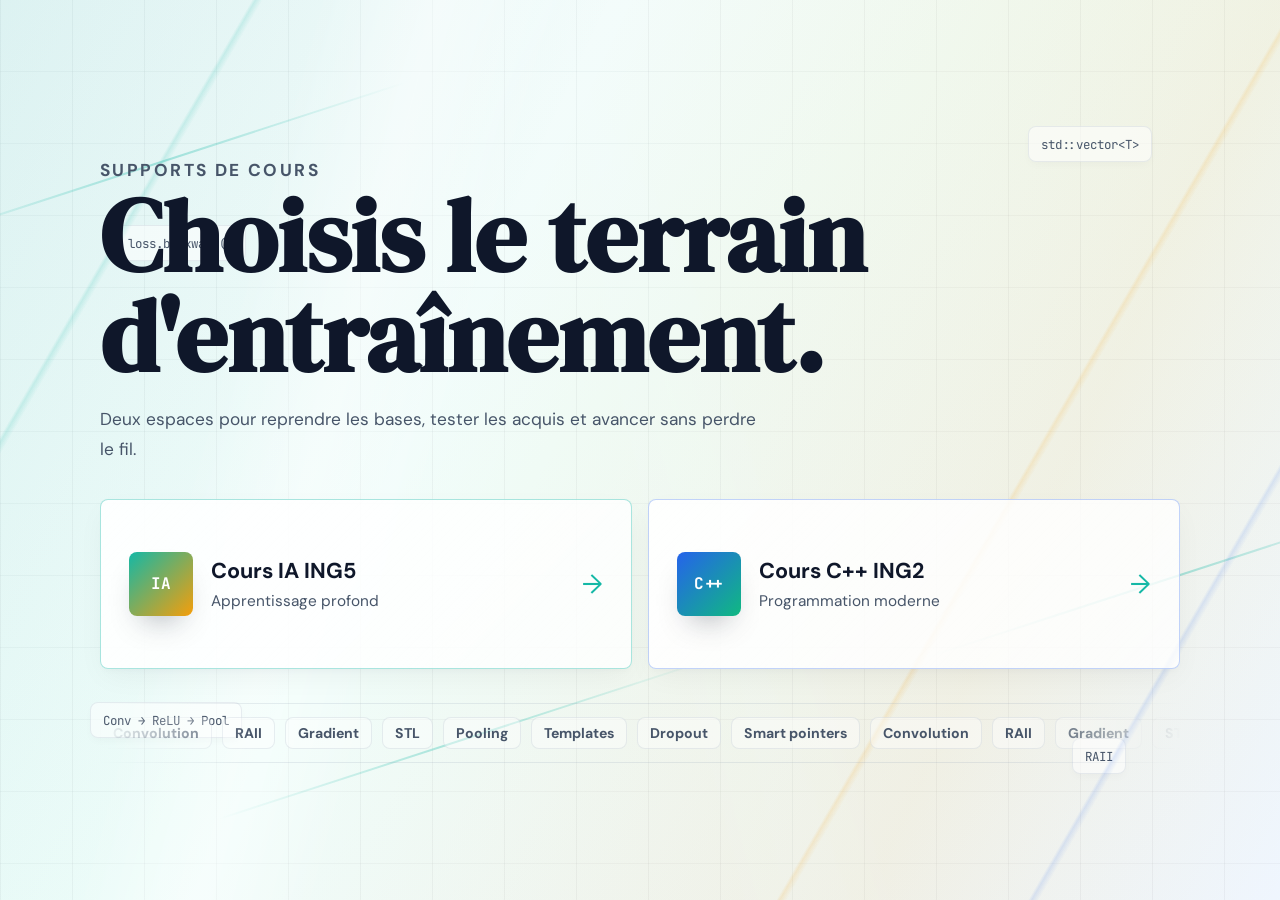
<file: index.html>
<!DOCTYPE html>
<html lang="fr">

<head>
  <meta charset="utf-8">
  <meta name="viewport" content="width=device-width, initial-scale=1">
  <title>Accueil — Supports de cours</title>
  <meta name="description"
    content="Accueil des supports de cours interactifs : C++ ING2 et IA ING5.">
  <link rel="preconnect" href="https://fonts.googleapis.com">
  <link rel="preconnect" href="https://fonts.gstatic.com" crossorigin>
  <link
    href="https://fonts.googleapis.com/css2?family=DM+Sans:ital,wght@0,400;0,500;0,700;1,400&family=DM+Serif+Display&family=JetBrains+Mono:wght@400;700&display=swap"
    rel="stylesheet">
  <link rel="stylesheet" href="styles/main.css">
</head>

<body data-page="home">
  <main class="home-stage" id="homeMain">
    <div class="home-scene" aria-hidden="true">
      <span class="home-scene__trace home-scene__trace--one"></span>
      <span class="home-scene__trace home-scene__trace--two"></span>
      <span class="home-scene__trace home-scene__trace--three"></span>
      <span class="home-scene__chip home-scene__chip--cpp">std::vector&lt;T&gt;</span>
      <span class="home-scene__chip home-scene__chip--ia">Conv → ReLU → Pool</span>
      <span class="home-scene__chip home-scene__chip--train">loss.backward()</span>
      <span class="home-scene__chip home-scene__chip--raii">RAII</span>
    </div>

    <section class="home-hero" aria-labelledby="homeTitle">
      <div class="home-hero__copy">
        <p class="eyebrow">Supports de cours</p>
        <h1 id="homeTitle">Choisis le terrain d'entraînement.</h1>
        <p>
          Deux espaces pour reprendre les bases, tester les acquis et avancer sans perdre le fil.
        </p>
      </div>

      <nav class="home-course-actions" aria-label="Choix du cours">
        <a class="home-course-button home-course-button--ia" href="ia.html">
          <span class="home-course-button__code" aria-hidden="true">IA</span>
          <span>
            <strong>Cours IA ING5</strong>
            <small>Apprentissage profond</small>
          </span>
          <span class="home-course-button__arrow" aria-hidden="true">→</span>
        </a>

        <a class="home-course-button home-course-button--cpp" href="cpp.html">
          <span class="home-course-button__code" aria-hidden="true">C++</span>
          <span>
            <strong>Cours C++ ING2</strong>
            <small>Programmation moderne</small>
          </span>
          <span class="home-course-button__arrow" aria-hidden="true">→</span>
        </a>
      </nav>

      <div class="home-syllabus-rail" aria-hidden="true">
        <div class="home-syllabus-rail__track">
          <span>Convolution</span>
          <span>RAII</span>
          <span>Gradient</span>
          <span>STL</span>
          <span>Pooling</span>
          <span>Templates</span>
          <span>Dropout</span>
          <span>Smart pointers</span>
          <span>Convolution</span>
          <span>RAII</span>
          <span>Gradient</span>
          <span>STL</span>
          <span>Pooling</span>
          <span>Templates</span>
          <span>Dropout</span>
          <span>Smart pointers</span>
        </div>
      </div>
    </section>
  </main>
</body>

</html>
</file>
<file: styles/main.css>
/* ===== VARIABLES ===== */
:root {
  /* LIGHT THEME VARIABLES */
  --bg: #f8fafc;
  --bg-soft: #e2e8f0;
  --panel: rgba(255, 255, 255, 0.65);
  --panel-solid: #ffffff;
  --panel-strong: rgba(255, 255, 255, 0.85);
  --panel-muted: rgba(241, 245, 249, 0.55);
  --ink: #0f172a;
  --ink-soft: #475569;
  --ink-muted: #94a3b8;
  --accent: #3b82f6;
  --accent-dark: #2563eb;
  --accent-light: rgba(59, 130, 246, 0.1);
  --teal: #0ea5e9;
  --teal-soft: rgba(14, 165, 233, 0.1);
  --gold: #f59e0b;
  --gold-soft: rgba(245, 158, 11, 0.1);
  --danger: #ef4444;
  --danger-soft: rgba(239, 68, 68, 0.1);
  --success: #10b981;
  --success-soft: rgba(16, 185, 129, 0.1);
  --warm: #8b5cf6;
  --warm-light: rgba(139, 92, 246, 0.1);
  --border: rgba(148, 163, 184, 0.2);
  --border-strong: rgba(148, 163, 184, 0.4);
  --shadow-color: 15, 23, 42;
  --shadow: 0 10px 30px -5px rgba(var(--shadow-color), 0.05), 0 4px 6px -2px rgba(var(--shadow-color), 0.025);
  --shadow-soft: 0 4px 10px -2px rgba(var(--shadow-color), 0.03);
  --shadow-hover: 0 20px 40px -5px rgba(var(--shadow-color), 0.08), 0 8px 10px -4px rgba(var(--shadow-color), 0.04);
  --radius-xl: 24px;
  --radius-lg: 16px;
  --radius-md: 12px;
  --radius-sm: 8px;
  --font-display: "DM Serif Display", Georgia, serif;
  --font-body: "DM Sans", system-ui, sans-serif;
  --font-accent: "DM Serif Display", Georgia, serif;
  --font-mono: "JetBrains Mono", "SF Mono", "Menlo", monospace;

  --backdrop-blur: blur(20px);
  --transition-smooth: all 0.35s cubic-bezier(0.25, 1, 0.5, 1);
}

@media (prefers-color-scheme: dark) {
  :root {
    --bg: #09090b;
    --bg-soft: #18181b;
    --panel: rgba(24, 24, 27, 0.65);
    --panel-solid: #18181b;
    --panel-strong: rgba(39, 39, 42, 0.85);
    --panel-muted: rgba(9, 9, 11, 0.6);
    --ink: #f8fafc;
    --ink-soft: #cbd5e1;
    --ink-muted: #64748b;
    --accent: #60a5fa;
    --accent-dark: #3b82f6;
    --accent-light: rgba(96, 165, 250, 0.15);
    --teal: #38bdf8;
    --teal-soft: rgba(56, 189, 248, 0.15);
    --gold: #fbbf24;
    --gold-soft: rgba(251, 191, 36, 0.15);
    --danger: #f87171;
    --danger-soft: rgba(248, 113, 113, 0.15);
    --success: #34d399;
    --success-soft: rgba(52, 211, 153, 0.15);
    --warm: #a78bfa;
    --warm-light: rgba(167, 139, 250, 0.15);
    --border: rgba(248, 250, 252, 0.08);
    --border-strong: rgba(248, 250, 252, 0.15);
    --shadow-color: 0, 0, 0;
  }
}

/* ===== RESET ===== */
* {
  box-sizing: border-box;
}

html {
  scroll-behavior: smooth;
}

body {
  margin: 0;
  font-family: var(--font-body);
  color: var(--ink);
  background: var(--bg);
  background-image:
    radial-gradient(circle at 10% 10%, var(--accent-light) 0%, transparent 40%),
    radial-gradient(circle at 90% 90%, var(--teal-soft) 0%, transparent 40%),
    radial-gradient(circle at 50% 50%, var(--warm-light) 0%, transparent 50%);
  background-attachment: fixed;
  min-height: 100vh;
}

button,
input,
textarea {
  font: inherit;
}

a {
  color: inherit;
  text-decoration: none;
}

:focus-visible {
  outline: 2px solid var(--accent);
  outline-offset: 2px;
}

button:disabled {
  cursor: not-allowed;
  opacity: 0.48;
  transform: none;
}

kbd {
  display: inline-flex;
  align-items: center;
  justify-content: center;
  min-width: 26px;
  padding: 3px 7px;
  border-radius: var(--radius-sm);
  border: 1px solid var(--border-strong);
  background: var(--bg-soft);
  color: var(--ink-soft);
  font-family: var(--font-mono);
  font-size: 0.82rem;
}

/* ===== SKIP LINK ===== */
.skip-link {
  position: absolute;
  left: 16px;
  top: -100px;
  z-index: 20;
  padding: 10px 14px;
  border-radius: var(--radius-sm);
  background: var(--panel);
  border: 1px solid var(--border-strong);
  box-shadow: var(--shadow);
}

.skip-link:focus {
  top: 16px;
}

/* ===== BACKDROP (removed from HTML, kept as no-op) ===== */
.backdrop {
  display: none;
}

/* ===== APP SHELL ===== */
.app-shell {
  position: relative;
  z-index: 1;
  display: grid;
  grid-template-columns: 300px minmax(0, 1fr);
  gap: 24px;
  width: min(1440px, calc(100% - 48px));
  margin: 24px auto 40px;
  align-items: start;
}

/* ===== SIDEBAR ===== */
.sidebar {
  position: sticky;
  top: 24px;
  max-height: calc(100vh - 48px);
  align-self: start;
  display: flex;
  flex-direction: column;
}

.sidebar-shell {
  display: flex;
  flex-direction: column;
  min-height: 0;
  max-height: calc(100vh - 48px);
  gap: 0;
  padding: 24px;
  overflow-y: auto;
  overscroll-behavior: contain;
  border-radius: var(--radius-xl);
  background: var(--panel);
  backdrop-filter: var(--backdrop-blur);
  -webkit-backdrop-filter: var(--backdrop-blur);
  border: 1px solid var(--border);
  box-shadow: var(--shadow);
  color: var(--ink);
}

.sidebar-shell::-webkit-scrollbar {
  width: 8px;
}

.sidebar-shell::-webkit-scrollbar-thumb {
  border-radius: 999px;
  background: var(--border-strong);
}

/* ===== BRAND BLOCK ===== */
.brand-block,
.sidebar-card,
.hero,
.chapter-panel,
.glossary-panel,
.noscript {
  background: var(--panel);
  backdrop-filter: var(--backdrop-blur);
  -webkit-backdrop-filter: var(--backdrop-blur);
  border: 1px solid var(--border);
  box-shadow: var(--shadow);
  transition: var(--transition-smooth);
}

.brand-block,
.sidebar-card {
  border-radius: var(--radius-lg);
  padding: 16px;
}

.brand-block {
  background: transparent;
}

.sidebar-shell .brand-block,
.sidebar-shell .sidebar-card {
  padding: 0;
  background: transparent;
  border: 0;
  box-shadow: none;
}

.sidebar-shell .sidebar-card,
.sidebar-shell .brand-block+.sidebar-card {
  margin-top: 16px;
  padding-top: 16px;
  border-top: 1px solid var(--border);
}

.eyebrow {
  margin: 0 0 6px;
  font-size: 0.72rem;
  letter-spacing: 0.14em;
  text-transform: uppercase;
  color: var(--accent);
  font-weight: 700;
}

.brand-block--compact .eyebrow {
  margin-bottom: 0;
}

.brand-block h1,
.brand-block h2 {
  margin: 0;
  font-family: var(--font-display);
  font-size: clamp(1.6rem, 3.5vw, 2.1rem);
  line-height: 1.1;
  color: var(--ink);
}

.brand-copy {
  margin: 10px 0 0;
  color: var(--ink-soft);
  line-height: 1.6;
  font-size: 0.92rem;
}

.brand-copy--switch {
  margin-top: 14px;
}

.sidebar-course-switch {
  margin-bottom: 16px;
  padding-bottom: 16px;
  border-bottom: 1px solid var(--border);
}

/* HIDE CLUTTER */
.site-footer,
.sidebar-note,
.sidebar-shell .brand-block,
.sidebar-shell .sidebar-card:first-of-type .sidebar-card__row {
  display: none !important;
}

/* ===== SIDEBAR OVERRIDES (light theme) ===== */
.sidebar-shell .eyebrow {
  color: var(--accent);
}

.sidebar-shell .brand-copy,
.sidebar-shell .helper-text,
.sidebar-shell .sidebar-card__row span,
.sidebar-shell .field-label,
.sidebar-shell .sidebar-note {
  color: var(--ink-soft);
}

.sidebar-shell .sidebar-card__row strong {
  color: var(--ink);
  font-size: 1.05rem;
}

.sidebar-shell .progress-track {
  margin-bottom: 0;
  background: var(--border);
}

.sidebar-shell .search-input {
  background: rgba(255, 255, 255, 0.4);
  backdrop-filter: var(--backdrop-blur);
  border-color: var(--border);
  color: var(--ink);
  box-shadow: var(--shadow-soft);
  transition: var(--transition-smooth);
}

@media (prefers-color-scheme: dark) {
  .sidebar-shell .search-input {
    background: rgba(0, 0, 0, 0.2);
  }
}

.sidebar-shell .search-input::placeholder {
  color: var(--ink-muted);
}

.sidebar-shell .search-input:focus {
  border-color: var(--accent);
  box-shadow: 0 0 0 2px var(--accent-light);
}

.sidebar-shell .ghost-button,
.sidebar-shell .filter-chip {
  background: var(--panel-solid);
  border-color: var(--border);
  color: var(--ink);
}

.sidebar-shell .ghost-button:hover,
.sidebar-shell .filter-chip:hover {
  background: var(--bg-soft);
  border-color: var(--border-strong);
  transform: translateY(-2px);
  box-shadow: var(--shadow-soft);
}

.sidebar-shell .filter-chip.is-active {
  background: var(--accent);
  color: #fff;
  border-color: var(--accent);
}

.sidebar-shell .chapter-nav {
  margin-top: 12px;
  gap: 8px;
  max-height: none;
  overflow: visible;
}

.sidebar-shell .chapter-nav__item {
  background: rgba(148, 163, 184, 0.05); /* Extremely subtle glass base */
  border: none;
  padding: 12px 14px;
  border-radius: var(--radius-md);
  box-shadow: none;
  transition: all 0.2s ease;
}

.sidebar-shell .chapter-nav__item:hover {
  background: rgba(148, 163, 184, 0.12); /* Slightly more prominent on hover */
  transform: none;
  box-shadow: none;
}

.sidebar-shell .chapter-nav__item.is-active {
  background: var(--bg-soft); /* Distinguishes active item clearly */
  border: none;
  box-shadow: none;
  font-weight: 700; /* Makes active item text pop natively without blue bar */
}

.sidebar-shell .chapter-nav__item.is-complete {
  border-color: var(--accent);
}

.sidebar-shell .chapter-card__number,
.sidebar-shell .meta-chip,
.sidebar-shell .chapter-nav__time {
  background: var(--bg-soft);
  color: var(--ink-soft);
}

.sidebar-shell .meta-chip--teal {
  background: var(--accent-light);
  color: var(--accent);
}

.sidebar-shell .meta-chip--accent {
  background: var(--warm-light);
  color: var(--warm);
}

.sidebar-shell .meta-chip--gold {
  background: var(--gold-soft);
  color: var(--gold);
}

.sidebar-shell .meta-chip--success {
  background: var(--accent-light);
  color: var(--accent);
}

.sidebar-shell .chapter-nav__title {
  font-size: 0.95rem;
  color: var(--ink);
}

.sidebar-shell .chapter-nav__footer {
  gap: 6px;
  margin-top: 10px;
}

.sidebar-shell .empty-state {
  background: var(--bg-soft);
  border-color: var(--border);
}

/* ===== SHARED LAYOUT ROWS ===== */
.sidebar-card__row,
.sidebar-card__head,
.hero__meta,
.chapter-head__meta,
.glossary-topbar,
.course-tabbar {
  display: flex;
  align-items: center;
  justify-content: space-between;
  gap: 12px;
}

.sidebar-card__row span,
.hero__meta span,
.chapter-head__meta span {
  color: var(--ink-soft);
  font-size: 0.92rem;
}

.sidebar-card__head {
  align-items: flex-start;
}

/* ===== ENERGY LINE TRACK ===== */
.progress-track {
  height: 2px;
  width: 100%;
  border-radius: 999px;
  background: transparent;
  overflow: visible;
  margin: 0;
  position: relative;
}

.progress-track::before {
  content: '';
  position: absolute;
  top: 0; left: 0; right: 0; bottom: 0;
  background: rgba(148, 163, 184, 0.1);
  border-radius: 999px;
}

.progress-track__fill {
  display: block;
  height: 100%;
  width: 0;
  border-radius: inherit;
  background: linear-gradient(90deg, var(--accent), var(--warm));
  box-shadow: 0 0 10px var(--accent), 0 0 25px var(--warm);
  transition: width 0.6s cubic-bezier(0.34, 1.56, 0.64, 1);
  position: relative;
  z-index: 2;
  animation: pulseGlow 3s infinite alternate ease-in-out;
}

@keyframes pulseGlow {
  0% { filter: brightness(1) drop-shadow(0 0 8px var(--accent)); }
  100% { filter: brightness(1.3) drop-shadow(0 0 15px var(--warm)); }
}

/* ===== INTERACTIVE ELEMENTS ===== */
.ghost-button,
.filter-chip,
.chapter-nav__item,
.tab-button,
.quiz-option,
.action-button,
.exercise-chip,
.glossary-tag {
  border: 1px solid var(--border);
  background: var(--panel-solid);
  color: var(--ink);
  transition: var(--transition-smooth);
}

.ghost-button,
.action-button,
.tab-button,
.filter-chip,
.exercise-chip {
  border-radius: var(--radius-sm);
  cursor: pointer;
}

.ghost-button,
.action-button,
.tab-button {
  padding: 10px 14px;
}

.ghost-button--compact {
  padding: 8px 11px;
  font-size: 0.9rem;
}

.ghost-button:hover,
.filter-chip:hover,
.chapter-nav__item:hover,
.tab-button:hover,
.quiz-option:hover,
.action-button:hover,
.exercise-chip:hover,
.glossary-tag:hover {
  border-color: var(--border-strong);
  background: var(--bg-soft);
  transform: translateY(-2px);
  box-shadow: var(--shadow-soft);
}

.ghost-button:active,
.filter-chip:active,
.action-button:active,
.tab-button:active {
  transform: translateY(0);
}

/* ===== FORM ELEMENTS ===== */
.field-label {
  display: block;
  margin-bottom: 6px;
  color: var(--ink-soft);
  font-size: 0.92rem;
}

.field-label--inline {
  flex-basis: 100%;
  margin-bottom: 0;
}

.helper-text {
  margin: 8px 0 0;
  color: var(--ink-muted);
  font-size: 0.88rem;
  line-height: 1.55;
}

.search-input,
.glossary-search {
  width: 100%;
  padding: 10px 14px;
  border-radius: var(--radius-md);
  border: 1px solid var(--border);
  background: var(--panel);
  color: var(--ink);
  outline: none;
}

.search-input:focus,
.glossary-search:focus {
  border-color: var(--accent);
  box-shadow: 0 0 0 2px var(--accent-light);
}

/* ===== FILTER ROW ===== */
.filter-row {
  display: flex;
  flex-wrap: wrap;
  gap: 6px;
  margin-top: 10px;
}

.filter-chip {
  padding: 7px 12px;
  font-size: 0.88rem;
}

.filter-chip.is-active,
.tab-button.is-active,
.action-button--primary,
.exercise-chip--primary {
  background: linear-gradient(135deg, var(--accent), var(--accent-dark));
  border-color: transparent;
  color: #fff;
  box-shadow: 0 4px 10px -2px rgba(var(--shadow-color), 0.15);
}

/* ===== CHAPTER NAV ===== */
.chapter-nav {
  display: grid;
  gap: 8px;
  margin-top: 12px;
  max-height: min(58vh, 900px);
  overflow-y: auto;
  padding-right: 4px;
}

.chapter-nav::-webkit-scrollbar {
  width: 6px;
}

.chapter-nav::-webkit-scrollbar-thumb {
  border-radius: 999px;
  background: var(--border-strong);
}

.chapter-nav__item {
  width: 100%;
  text-align: left;
  border-radius: var(--radius-md);
  padding: 12px 14px;
  cursor: pointer;
  box-shadow: none;
}

.chapter-nav__item.is-active {
  background: var(--accent-light);
  border-color: var(--accent);
  border-left: 3px solid var(--accent);
}

.chapter-nav__item.is-complete {
  border-color: var(--accent);
}

.chapter-nav__topline {
  display: flex;
  align-items: center;
  justify-content: space-between;
  gap: 8px;
  margin-bottom: 6px;
}

.chapter-nav__title {
  margin: 0;
  font-weight: 700;
  font-size: 0.95rem;
}

.chapter-nav__footer {
  display: flex;
  flex-wrap: wrap;
  gap: 6px;
  margin-top: 10px;
}

/* ===== CONTENT TEXT ===== */
.lesson-section p,
.exercise-card__prompt,
.glossary-card__text,
.empty-state p {
  margin: 0;
  line-height: 1.7;
  color: var(--ink-soft);
}

/* ===== TAGS ===== */
.chapter-head__badges,
.glossary-card__tags,
.exercise-card__chips {
  display: flex;
  flex-wrap: wrap;
  gap: 6px;
}

.glossary-tag {
  display: inline-flex;
  align-items: center;
  gap: 5px;
  border-radius: var(--radius-sm);
  padding: 6px 10px;
  font-size: 0.85rem;
}

/* ===== WORKSPACE ===== */
.workspace {
  display: flex;
  flex-direction: column;
  gap: 20px;
}

/* ===== HOME PAGE ===== */
body[data-page="home"] {
  --accent: #14b8a6;
  --accent-dark: #0d9488;
  --accent-light: rgba(20, 184, 166, 0.12);
  min-height: 100vh;
  padding: 0;
  overflow-x: hidden;
  background-image:
    linear-gradient(115deg, rgba(20, 184, 166, 0.12), transparent 26%, rgba(245, 158, 11, 0.1) 54%, transparent 72%),
    repeating-linear-gradient(90deg, rgba(15, 23, 42, 0.045) 0 1px, transparent 1px 72px),
    repeating-linear-gradient(0deg, rgba(15, 23, 42, 0.035) 0 1px, transparent 1px 72px),
    linear-gradient(135deg, #f8fafc, #f0fdfa 46%, #eff6ff);
  background-size: 140% 140%, 72px 72px, 72px 72px, 100% 100%;
  animation: home-background-shift 18s ease-in-out infinite alternate;
}

@media (prefers-color-scheme: dark) {
  body[data-page="home"] {
    background-image:
      linear-gradient(115deg, rgba(45, 212, 191, 0.12), transparent 26%, rgba(245, 158, 11, 0.08) 54%, transparent 72%),
      repeating-linear-gradient(90deg, rgba(248, 250, 252, 0.05) 0 1px, transparent 1px 72px),
      repeating-linear-gradient(0deg, rgba(248, 250, 252, 0.04) 0 1px, transparent 1px 72px),
      linear-gradient(135deg, #09090b, #111111 46%, #042f2e);
  }
}

.home-stage {
  position: relative;
  display: grid;
  place-items: center;
  min-height: 100vh;
  padding: 48px 24px;
  overflow: hidden;
}

.home-stage::before,
.home-stage::after {
  content: "";
  position: absolute;
  inset: 0;
  pointer-events: none;
}

.home-stage::before {
  background:
    linear-gradient(105deg, transparent 0 36%, rgba(255, 255, 255, 0.42) 44%, transparent 52%),
    linear-gradient(74deg, transparent 0 62%, rgba(20, 184, 166, 0.14) 68%, transparent 74%);
  mix-blend-mode: screen;
  transform: translateX(-18%);
  animation: home-light-sweep 10s ease-in-out infinite alternate;
}

.home-stage::after {
  background-image:
    linear-gradient(120deg, transparent 0 14%, rgba(20, 184, 166, 0.22) 14.2%, transparent 14.6%),
    linear-gradient(120deg, transparent 0 72%, rgba(245, 158, 11, 0.2) 72.2%, transparent 72.6%),
    linear-gradient(120deg, transparent 0 86%, rgba(37, 99, 235, 0.18) 86.2%, transparent 86.6%);
  opacity: 0.7;
}

@media (prefers-color-scheme: dark) {
  .home-stage::before {
    background:
      linear-gradient(105deg, transparent 0 36%, rgba(45, 212, 191, 0.16) 44%, transparent 52%),
      linear-gradient(74deg, transparent 0 62%, rgba(245, 158, 11, 0.1) 68%, transparent 74%);
  }
}

.home-scene {
  position: absolute;
  inset: 0;
  overflow: hidden;
  pointer-events: none;
}

.home-scene__trace {
  position: absolute;
  height: 2px;
  width: min(520px, 44vw);
  background: linear-gradient(90deg, transparent, var(--accent), transparent);
  opacity: 0.34;
  transform: rotate(-18deg);
  animation: home-trace-drift 9s ease-in-out infinite;
}

.home-scene__trace--one {
  top: 18%;
  left: -8%;
}

.home-scene__trace--two {
  top: 64%;
  right: -12%;
  animation-delay: -2.4s;
}

.home-scene__trace--three {
  top: 82%;
  left: 16%;
  animation-delay: -5s;
}

.home-scene__chip {
  position: absolute;
  display: inline-flex;
  align-items: center;
  min-height: 36px;
  padding: 8px 12px;
  border-radius: var(--radius-sm);
  border: 1px solid var(--border);
  background: rgba(255, 255, 255, 0.54);
  color: var(--ink-soft);
  box-shadow: var(--shadow-soft);
  font-family: var(--font-mono);
  font-size: 0.78rem;
  animation: home-chip-float 7s ease-in-out infinite;
}

@media (prefers-color-scheme: dark) {
  .home-scene__chip {
    background: rgba(24, 24, 27, 0.62);
  }
}

.home-scene__chip--cpp {
  top: 14%;
  right: 10%;
}

.home-scene__chip--ia {
  bottom: 18%;
  left: 7%;
  animation-delay: -2s;
}

.home-scene__chip--train {
  top: 25%;
  left: 9%;
  animation-delay: -3.8s;
}

.home-scene__chip--raii {
  right: 12%;
  bottom: 14%;
  animation-delay: -5.4s;
}

.home-hero {
  position: relative;
  z-index: 1;
  width: min(1080px, 100%);
  display: grid;
  gap: 34px;
  animation: home-content-enter 0.8s ease both;
}

.home-hero__copy {
  max-width: 820px;
}

.home-hero h1 {
  margin: 0;
  max-width: 820px;
  font-family: var(--font-display);
  font-size: clamp(2.8rem, 8vw, 6.6rem);
  line-height: 0.98;
}

.home-hero p {
  max-width: 56ch;
  margin: 18px 0 0;
  color: var(--ink-soft);
  line-height: 1.75;
  font-size: 1.08rem;
}

.home-course-actions {
  display: grid;
  grid-template-columns: repeat(2, minmax(0, 1fr));
  gap: 16px;
}

.home-course-button {
  position: relative;
  min-height: 170px;
  display: flex;
  align-items: center;
  gap: 18px;
  padding: 28px;
  border-radius: var(--radius-sm);
  border: 1px solid var(--border);
  background:
    linear-gradient(135deg, rgba(255, 255, 255, 0.76), rgba(255, 255, 255, 0.36)),
    var(--panel);
  box-shadow: var(--shadow);
  transition: var(--transition-smooth);
  overflow: hidden;
}

.home-course-button::before {
  content: "";
  position: absolute;
  inset: 0;
  background: linear-gradient(110deg, transparent 0 36%, rgba(255, 255, 255, 0.46) 48%, transparent 60%);
  transform: translateX(-120%);
  transition: transform 0.7s ease;
}

.home-course-button--ia {
  border-color: rgba(20, 184, 166, 0.36);
}

.home-course-button--cpp {
  border-color: rgba(37, 99, 235, 0.28);
}

@media (prefers-color-scheme: dark) {
  .home-course-button {
    background:
      linear-gradient(135deg, rgba(39, 39, 42, 0.78), rgba(24, 24, 27, 0.38)),
      var(--panel);
  }
}

.home-course-button:hover,
.home-course-button:focus-visible {
  transform: translateY(-4px);
  border-color: var(--border-strong);
  box-shadow: var(--shadow-hover);
}

.home-course-button:hover::before,
.home-course-button:focus-visible::before {
  transform: translateX(120%);
}

.home-course-button__code {
  position: relative;
  flex: 0 0 auto;
  display: grid;
  place-items: center;
  width: 64px;
  height: 64px;
  border-radius: var(--radius-sm);
  color: #fff;
  font-family: var(--font-mono);
  font-weight: 700;
  box-shadow: 0 16px 34px -20px rgba(15, 23, 42, 0.8);
}

.home-course-button--ia .home-course-button__code {
  background: linear-gradient(135deg, #14b8a6, #f59e0b);
}

.home-course-button--cpp .home-course-button__code {
  background: linear-gradient(135deg, #2563eb, #10b981);
}

.home-course-button strong,
.home-course-button small {
  display: block;
}

.home-course-button strong {
  font-size: 1.35rem;
}

.home-course-button small {
  margin-top: 6px;
  color: var(--ink-soft);
  font-size: 0.96rem;
}

.home-course-button__arrow {
  position: relative;
  margin-left: auto;
  color: var(--accent);
  font-size: 1.65rem;
  transition: transform 0.3s ease;
}

.home-course-button:hover .home-course-button__arrow,
.home-course-button:focus-visible .home-course-button__arrow {
  transform: translateX(6px);
}

.home-syllabus-rail {
  width: 100%;
  overflow: hidden;
  border-top: 1px solid var(--border);
  border-bottom: 1px solid var(--border);
  -webkit-mask-image: linear-gradient(90deg, transparent, #000 14%, #000 86%, transparent);
  mask-image: linear-gradient(90deg, transparent, #000 14%, #000 86%, transparent);
}

.home-syllabus-rail__track {
  display: flex;
  width: max-content;
  gap: 10px;
  padding: 13px 0;
  animation: home-rail-scroll 26s linear infinite;
}

.home-syllabus-rail span {
  display: inline-flex;
  align-items: center;
  min-height: 32px;
  padding: 6px 12px;
  border-radius: var(--radius-sm);
  border: 1px solid var(--border);
  color: var(--ink-soft);
  background: rgba(255, 255, 255, 0.42);
  font-size: 0.88rem;
  font-weight: 700;
}

@media (prefers-color-scheme: dark) {
  .home-syllabus-rail span {
    background: rgba(24, 24, 27, 0.52);
  }
}

@keyframes home-background-shift {
  from {
    background-position: 0% 50%, 0 0, 0 0, 0 0;
  }

  to {
    background-position: 100% 50%, 72px 0, 0 72px, 0 0;
  }
}

@keyframes home-light-sweep {
  from {
    transform: translateX(-18%);
  }

  to {
    transform: translateX(18%);
  }
}

@keyframes home-trace-drift {
  0%,
  100% {
    transform: translateX(-18px) rotate(-18deg);
  }

  50% {
    transform: translateX(80px) rotate(-18deg);
  }
}

@keyframes home-chip-float {
  0%,
  100% {
    transform: translateY(0);
    opacity: 0.58;
  }

  50% {
    transform: translateY(-18px);
    opacity: 0.92;
  }
}

@keyframes home-content-enter {
  from {
    opacity: 0;
    transform: translateY(18px);
  }

  to {
    opacity: 1;
    transform: translateY(0);
  }
}

@keyframes home-rail-scroll {
  to {
    transform: translateX(-50%);
  }
}

/* ===== HERO ===== */
.hero,
.chapter-panel,
.glossary-panel,
.noscript {
  border-radius: var(--radius-xl);
  padding: 28px;
}

/* ===== GLOBAL DASHBOARD / ENERGY LINE WRAPPER ===== */
.global-dashboard {
  background: transparent;
  border: none;
  padding: 0 12px;
  margin: 32px auto 48px;
  display: flex;
  flex-direction: column;
  align-items: flex-start;
  width: 100%;
  box-shadow: none;
}

.dashboard-progress {
  display: flex;
  flex-direction: column;
  align-items: flex-end;
  gap: 12px;
  width: 100%;
}

.progress-text {
  font-weight: 500;
  color: var(--ink-muted);
  font-size: 0.85rem;
  text-transform: uppercase;
  letter-spacing: 0.1em;
  margin-right: -4px; /* Optically align with edge */
}

.progress-text strong {
  margin-left: 8px;
  color: #fff;
  font-size: 1.2rem;
  text-shadow: 0 0 12px var(--accent);
  letter-spacing: 0;
}

/* HIDE REDUNDANT ELEMENTS */
.dashboard-search,
.dashboard-clear-btn,
.elegant-filters {
  display: none !important;
}

.hero {
  position: relative;
  overflow: hidden;
  background: var(--panel);
  border: 1px solid var(--border);
  box-shadow: var(--shadow);
}

.hero::before {
  display: none;
}

.hero::after {
  display: none;
}

.hero__layout {
  position: relative;
  z-index: 1;
  display: grid;
  grid-template-columns: minmax(0, 1fr) minmax(380px, 1.2fr);
  gap: 40px;
  align-items: center;
}

.hero__copy {
  display: flex;
  flex-direction: column;
}

.hero__title {
  margin: 0;
  font-family: var(--font-display);
  font-size: clamp(2.2rem, 4vw, 3.2rem);
  line-height: 1.05;
  letter-spacing: -0.02em;
}

.hero__lead {
  max-width: 60ch;
  margin: 14px 0 0;
  color: var(--ink-soft);
  line-height: 1.75;
  font-size: 1rem;
}

.hero__intro-visual {
  width: min(540px, 100%);
  margin-top: 18px;
}

.hero-neural-network {
  width: 100%;
  min-height: 190px;
}

.hero-neural-network svg {
  display: block;
  width: 100%;
  height: auto;
  overflow: visible;
}

.hero-nn__connection {
  stroke: var(--accent);
  stroke-width: 1.6;
  stroke-linecap: round;
  opacity: 0.24;
}

.hero-nn__connection--input,
.hero-nn__connection--hidden,
.hero-nn__connection--output {
  stroke-dasharray: 5 12;
  animation: hero-nn-flow 2.4s linear infinite;
}

.hero-nn__connection--hidden {
  animation-delay: 0.35s;
}

.hero-nn__connection--output {
  animation-delay: 0.7s;
}

.hero-nn__node {
  transform-box: fill-box;
  transform-origin: center;
  fill: var(--panel-solid);
  stroke: var(--accent);
  stroke-width: 1.8;
  animation: hero-nn-node-pulse 3.6s ease-in-out infinite;
}

.hero-nn__node--input {
  animation-delay: 0s;
}

.hero-nn__node--hidden-one {
  animation-delay: 0.45s;
}

.hero-nn__node--hidden-two {
  animation-delay: 0.9s;
}

.hero-nn__node--output {
  fill: var(--accent-light);
  animation-delay: 1.35s;
}

.hero-nn__signal {
  transform-box: view-box;
  transform-origin: 0 0;
  fill: var(--accent);
  opacity: 0;
  filter: drop-shadow(0 0 8px var(--accent));
  animation: hero-nn-signal 3.6s ease-in-out infinite;
}

.hero-nn__signal--a {
  --signal-from-x: 46px;
  --signal-from-y: 58px;
  --signal-to-x: 165px;
  --signal-to-y: 88px;
  animation-delay: 0s;
}

.hero-nn__signal--b {
  --signal-from-x: 46px;
  --signal-from-y: 172px;
  --signal-to-x: 165px;
  --signal-to-y: 142px;
  animation-delay: 0.2s;
}

.hero-nn__signal--c {
  --signal-from-x: 165px;
  --signal-from-y: 88px;
  --signal-to-x: 292px;
  --signal-to-y: 66px;
  animation-delay: 0.75s;
}

.hero-nn__signal--d {
  --signal-from-x: 165px;
  --signal-from-y: 142px;
  --signal-to-x: 292px;
  --signal-to-y: 166px;
  animation-delay: 0.95s;
}

.hero-nn__signal--e {
  --signal-from-x: 292px;
  --signal-from-y: 66px;
  --signal-to-x: 410px;
  --signal-to-y: 116px;
  animation-delay: 1.55s;
}

.hero-nn__signal--f {
  --signal-from-x: 292px;
  --signal-from-y: 166px;
  --signal-to-x: 410px;
  --signal-to-y: 116px;
  animation-delay: 1.75s;
}

.hero-nn__label {
  fill: var(--ink-soft);
  font-family: var(--font-body);
  font-size: 12px;
  font-weight: 700;
  text-anchor: middle;
}

.hero-cpp-journey {
  width: 100%;
  min-height: 190px;
}

.hero-cpp-journey svg {
  display: block;
  width: 100%;
  height: auto;
  overflow: visible;
}

.hero-cpp__card {
  animation: hero-cpp-card-float 5.2s ease-in-out infinite;
}

.hero-cpp__card--run {
  animation-delay: -2.6s;
}

.hero-cpp__card-panel {
  fill: var(--panel-solid);
  stroke-width: 1.4;
}

.hero-cpp__card-panel--source {
  stroke: rgba(59, 130, 246, 0.36);
}

.hero-cpp__card-panel--run {
  stroke: rgba(16, 185, 129, 0.34);
}

.hero-cpp__card-title,
.hero-cpp__core-text {
  fill: var(--ink);
  font-family: var(--font-body);
  font-weight: 700;
}

.hero-cpp__card-title {
  font-size: 13px;
}

.hero-cpp__card-subtitle,
.hero-cpp__core-subtext,
.hero-cpp__token-label {
  fill: var(--ink-soft);
  font-family: var(--font-body);
  font-size: 11px;
}

.hero-cpp__code-line,
.hero-cpp__output-line {
  fill: rgba(59, 130, 246, 0.14);
}

.hero-cpp__output-line {
  animation: hero-cpp-output-pulse 2.8s ease-in-out infinite;
}

.hero-cpp__output-line--mid {
  animation-delay: 0.2s;
}

.hero-cpp__output-line--short {
  animation-delay: 0.4s;
}

.hero-cpp__code-line--short,
.hero-cpp__output-line--short {
  opacity: 0.7;
}

.hero-cpp__stream {
  fill: none;
  stroke: var(--accent);
  stroke-width: 1.7;
  stroke-linecap: round;
  stroke-dasharray: 6 10;
  opacity: 0.24;
  animation: hero-cpp-stream-flow 1.6s linear infinite;
}

.hero-cpp__stream--b,
.hero-cpp__stream--d {
  animation-delay: 0.22s;
}

.hero-cpp__halo {
  fill: rgba(59, 130, 246, 0.08);
  animation: hero-cpp-core-breathe 3.8s ease-in-out infinite;
}

.hero-cpp__orbit {
  fill: none;
  stroke: rgba(59, 130, 246, 0.28);
  stroke-width: 1.3;
}

.hero-cpp__orbit--inner {
  stroke: rgba(16, 185, 129, 0.24);
}

.hero-cpp__core-node {
  fill: var(--panel-solid);
  stroke: var(--accent);
  stroke-width: 1.7;
  animation: hero-cpp-core-breathe 3.8s ease-in-out infinite;
}

.hero-cpp__core-text,
.hero-cpp__core-subtext,
.hero-cpp__token-label {
  text-anchor: middle;
}

.hero-cpp__core-text {
  font-size: 22px;
}

.hero-cpp__rotor {
  transform-box: view-box;
  transform-origin: 260px 122px;
  opacity: 0.84;
}

.hero-cpp__rotor--outer {
  animation: hero-cpp-rotate 16s linear infinite;
}

.hero-cpp__rotor--inner {
  animation: hero-cpp-rotate-reverse 11s linear infinite;
}

.hero-cpp__token-pill {
  fill: rgba(15, 23, 42, 0.78);
  stroke: rgba(59, 130, 246, 0.34);
  stroke-width: 1.1;
}

.hero-cpp__token-pill--small {
  fill: rgba(15, 23, 42, 0.72);
  stroke: rgba(16, 185, 129, 0.34);
}

.hero-cpp__token-label {
  fill: rgba(226, 232, 240, 0.92);
  font-family: var(--font-mono);
  font-weight: 700;
  dominant-baseline: central;
}

.hero-cpp__token-label--small {
  font-size: 10px;
}

@media (prefers-color-scheme: light) {
  .hero-cpp__token-pill {
    fill: rgba(226, 232, 240, 0.72);
    stroke: rgba(59, 130, 246, 0.3);
  }

  .hero-cpp__token-pill--small {
    fill: rgba(219, 234, 254, 0.78);
    stroke: rgba(16, 185, 129, 0.28);
  }

  .hero-cpp__token-label {
    fill: rgba(15, 23, 42, 0.82);
  }
}

.hero-cpp__particle {
  fill: var(--accent);
  opacity: 0;
  filter: drop-shadow(0 0 8px var(--accent));
  animation: hero-cpp-particle 2.8s ease-in-out infinite;
}

.hero-cpp__particle--a {
  --from-x: 148px;
  --from-y: 94px;
  --to-x: 222px;
  --to-y: 94px;
  animation-delay: 0s;
}

.hero-cpp__particle--b {
  --from-x: 148px;
  --from-y: 150px;
  --to-x: 222px;
  --to-y: 150px;
  animation-delay: 0.34s;
}

.hero-cpp__particle--c {
  --from-x: 298px;
  --from-y: 94px;
  --to-x: 372px;
  --to-y: 94px;
  animation-delay: 1.02s;
}

.hero-cpp__particle--d {
  --from-x: 298px;
  --from-y: 150px;
  --to-x: 372px;
  --to-y: 150px;
  animation-delay: 1.36s;
}

@keyframes hero-nn-flow {
  to {
    stroke-dashoffset: -34;
  }
}

@keyframes hero-cpp-stream-flow {
  to {
    stroke-dashoffset: -32;
  }
}

@keyframes hero-cpp-card-float {
  0%,
  100% {
    transform: translateY(0);
  }

  50% {
    transform: translateY(-4px);
  }
}

@keyframes hero-nn-node-pulse {
  0%,
  100% {
    opacity: 0.78;
    transform: scale(1);
  }

  45%,
  58% {
    opacity: 1;
    transform: scale(1.12);
    filter: drop-shadow(0 0 9px var(--accent));
  }
}

@keyframes hero-nn-signal {
  0%,
  8% {
    opacity: 0;
    transform: translate(var(--signal-from-x), var(--signal-from-y)) scale(0.65);
  }

  18%,
  52% {
    opacity: 1;
  }

  62% {
    opacity: 1;
    transform: translate(var(--signal-to-x), var(--signal-to-y)) scale(1);
  }

  72%,
  100% {
    opacity: 0;
    transform: translate(var(--signal-to-x), var(--signal-to-y)) scale(0.65);
  }
}

@keyframes hero-cpp-core-breathe {
  0%,
  100% {
    opacity: 0.82;
    transform: scale(1);
  }

  50% {
    opacity: 1;
    transform: scale(1.04);
  }
}

@keyframes hero-cpp-rotate {
  to {
    transform: rotate(360deg);
  }
}

@keyframes hero-cpp-rotate-reverse {
  to {
    transform: rotate(-360deg);
  }
}

@keyframes hero-cpp-output-pulse {
  0%,
  100% {
    opacity: 0.48;
  }

  50% {
    opacity: 1;
  }
}

@keyframes hero-cpp-particle {
  0%,
  12% {
    opacity: 0;
    transform: translate(var(--from-x), var(--from-y)) scale(0.65);
  }

  28%,
  58% {
    opacity: 1;
  }

  68% {
    opacity: 1;
    transform: translate(var(--to-x), var(--to-y)) scale(1);
  }

  80%,
  100% {
    opacity: 0;
    transform: translate(var(--to-x), var(--to-y)) scale(0.65);
  }
}

.hero__meta {
  margin-top: 16px;
  flex-wrap: wrap;
  justify-content: flex-start;
  gap: 8px;
}

.hero-actions {
  display: flex;
  flex-wrap: wrap;
  gap: 10px;
  margin-top: 18px;
}

.action-button--outline {
  background: transparent;
}

.hero__spotlight {
  margin-top: 20px;
  padding: 18px 20px;
  border-radius: var(--radius-lg);
  background: var(--bg-soft);
  border: 1px solid var(--border);
}

.hero__spotlight-label {
  display: inline-block;
  margin-bottom: 8px;
  color: var(--accent);
  font-size: 0.75rem;
  letter-spacing: 0.12em;
  text-transform: uppercase;
  font-weight: 700;
}

.hero__spotlight strong {
  display: block;
  font-size: 1.3rem;
  line-height: 1.2;
}

.hero__spotlight p {
  margin: 8px 0 0;
  color: var(--ink-soft);
  line-height: 1.7;
}

/* ===== HERO FOCUS (TERMINAL) ===== */
.hero-focus--terminal {
  background: #0f111a;
  color: #a6accd;
  border-radius: var(--radius-lg);
  padding: 0;
  overflow: hidden;
  box-shadow: 0 20px 40px rgba(0, 0, 0, 0.2);
  font-family: var(--font-mono);
  font-size: 0.85rem;
  line-height: 1.6;
  border: 1px solid rgba(255, 255, 255, 0.1);
  display: flex;
  flex-direction: column;
}

.terminal-header {
  display: flex;
  gap: 8px;
  padding: 14px 16px;
  background: rgba(255, 255, 255, 0.05);
  /* slightly lighter header */
  border-bottom: 1px solid rgba(255, 255, 255, 0.05);
}

.term-dot {
  width: 12px;
  height: 12px;
  border-radius: 50%;
}

.term-dot--red {
  background: #ff5f56;
}

.term-dot--yellow {
  background: #ffbd2e;
}

.term-dot--green {
  background: #27c93f;
}

.terminal-body {
  margin: 0;
  padding: 20px;
  overflow-x: auto;
}

.terminal-body code {
  color: #a6accd;
  font-family: inherit;
}

.token-keyword {
  color: #c792ea;
  font-style: italic;
}

/* Purple */
.token-string {
  color: #c3e88d;
}

/* Green */
.token-function {
  color: #82aaff;
}

/* Blue */
.token-comment {
  color: #676e95;
  font-style: italic;
}

/* Grey */
.token-number {
  color: #f78c6c;
}

/* Orange */

.terminal-actions {
  margin-top: 24px;
  padding-top: 16px;
  border-top: 1px dashed rgba(255, 255, 255, 0.1);
  display: flex;
  flex-direction: column;
  gap: 12px;
}

.term-command {
  display: flex;
  align-items: center;
  gap: 12px;
}

.token-prompt {
  color: #c3e88d;
  /* Green prompt */
  font-weight: bold;
}

.terminal-btn {
  background: transparent;
  border: none;
  font-family: var(--font-mono);
  font-size: 0.9rem;
  color: #a6accd;
  cursor: pointer;
  padding: 0;
  text-align: left;
  transition: var(--transition-smooth);
}

.terminal-btn--primary {
  color: #82aaff;
}

.terminal-btn:hover {
  color: #ffffff;
  text-shadow: 0 0 8px rgba(255, 255, 255, 0.4);
}

/* ===== CHAPTER / GLOSSARY HEADS ===== */
.chapter-head,
.glossary-head {
  display: flex;
  flex-wrap: wrap;
  align-items: flex-start;
  justify-content: space-between;
  gap: 16px;
  margin-bottom: 20px;
}

.chapter-head h2,
.glossary-head h2 {
  margin: 0;
  font-family: var(--font-display);
  font-size: clamp(1.5rem, 3vw, 2rem);
}

/* ===== CONTENT CARDS ===== */
.lesson-section,
.exercise-card,
.glossary-card,
.quiz-card,
.callout,
.empty-state {
  border-radius: var(--radius-lg);
  border: 1px solid var(--border);
  background: var(--panel);
  backdrop-filter: var(--backdrop-blur);
  -webkit-backdrop-filter: var(--backdrop-blur);
  box-shadow: var(--shadow-soft);
  transition: var(--transition-smooth);
}

.exercise-card:hover,
.glossary-card:hover,
.quiz-card:hover {
  transform: translateY(-4px);
  box-shadow: var(--shadow-hover);
  border-color: var(--border-strong);
}

.glossary-card {
  padding: 16px;
}

.lesson-section h3,
.exercise-card h3,
.glossary-card h3,
.quiz-card h3 {
  margin: 12px 0 6px;
  font-size: 1.05rem;
}

.exercise-card__prompt,
.glossary-card__text,
.quiz-card p {
  color: var(--ink-soft);
}

/* ===== LISTS ===== */
.bullet-list,
.check-list,
.exercise-list {
  margin: 12px 0 0;
  padding-left: 18px;
  color: var(--ink);
  line-height: 1.75;
}

.bullet-list li+li,
.check-list li+li,
.exercise-list li+li {
  margin-top: 4px;
}

/* ===== VIDEO GRID ===== */
.video-grid {
  display: grid;
  grid-template-columns: repeat(auto-fit, minmax(220px, 1fr));
  gap: 12px;
  margin-top: 16px;
}

.video-card {
  display: flex;
  flex-direction: column;
  min-height: 100%;
  overflow: hidden;
  border-radius: var(--radius-md);
  border: 1px solid var(--border);
  background: var(--panel);
  box-shadow: var(--shadow-soft);
  color: inherit;
  text-decoration: none;
  transition: border-color 0.15s ease, box-shadow 0.15s ease;
}

.video-card:hover,
.video-card:focus-visible {
  border-color: var(--border-strong);
  box-shadow: var(--shadow);
}

.video-card:focus-visible {
  outline: 2px solid var(--accent);
  outline-offset: 2px;
}

.video-card__media {
  position: relative;
  display: block;
  aspect-ratio: 16 / 9;
  overflow: hidden;
  background: #1a1a1a;
}

.video-card__thumb {
  width: 100%;
  height: 100%;
  object-fit: cover;
  transition: opacity 0.15s ease;
}

.video-card:hover .video-card__thumb,
.video-card:focus-visible .video-card__thumb {
  opacity: 0.9;
}

.video-card__media::after {
  content: "";
  position: absolute;
  inset: 0;
  background: linear-gradient(180deg, transparent 50%, rgba(0, 0, 0, 0.3));
}

.video-card__badge {
  position: absolute;
  top: 10px;
  left: 10px;
  z-index: 1;
  display: inline-flex;
  align-items: center;
  gap: 5px;
  padding: 4px 8px;
  border-radius: var(--radius-sm);
  background: rgba(0, 0, 0, 0.7);
  color: #fff;
  font-size: 0.7rem;
  font-weight: 700;
  letter-spacing: 0.1em;
  text-transform: uppercase;
}

.video-card__play {
  position: absolute;
  top: 50%;
  left: 50%;
  z-index: 1;
  width: 52px;
  height: 52px;
  border-radius: 999px;
  transform: translate(-50%, -50%);
  background: rgba(0, 0, 0, 0.65);
}

.video-card__play::before {
  content: "";
  position: absolute;
  top: 50%;
  left: 50%;
  transform: translate(-36%, -50%);
  width: 0;
  height: 0;
  border-top: 10px solid transparent;
  border-bottom: 10px solid transparent;
  border-left: 16px solid #fff;
}

.video-card__body {
  display: flex;
  flex: 1 1 auto;
  flex-direction: column;
  gap: 8px;
  padding: 14px;
}

.video-card__title {
  font-family: var(--font-body);
  font-size: 0.95rem;
  font-weight: 700;
  line-height: 1.35;
  color: var(--ink);
}

.video-card__note {
  color: var(--ink-soft);
  line-height: 1.6;
  font-size: 0.9rem;
}

.video-card__cta {
  margin-top: auto;
  color: var(--accent);
  font-size: 0.8rem;
  font-weight: 700;
  letter-spacing: 0.06em;
  text-transform: uppercase;
}

/* ===== META CHIPS ===== */
.chapter-card__number,
.meta-chip {
  display: inline-flex;
  align-items: center;
  justify-content: center;
  min-width: 34px;
  padding: 4px 9px;
  border-radius: var(--radius-sm);
  background: var(--bg-soft);
  color: var(--ink-soft);
  font-size: 0.8rem;
  font-weight: 700;
}

.meta-chip--teal {
  background: var(--accent-light);
  color: var(--accent);
}

.meta-chip--gold {
  background: var(--gold-soft);
  color: var(--gold);
}

.meta-chip--accent {
  background: var(--warm-light);
  color: var(--warm);
}

.meta-chip--success {
  background: var(--success-soft);
  color: var(--success);
}

/* ===== CHAPTER PANEL ===== */
.chapter-panel {
  display: flex;
  flex-direction: column;
  gap: 20px;
  background: var(--panel);
  border: 1px solid var(--border);
  box-shadow: var(--shadow);
}

.chapter-head {
  display: grid;
  grid-template-columns: minmax(0, 1.5fr) minmax(260px, 0.75fr);
  align-items: start;
  gap: 20px;
}

.chapter-head__aside {
  display: grid;
  gap: 12px;
}

.chapter-head__status {
  padding: 16px;
  border-radius: var(--radius-md);
  background: var(--bg-soft);
  border: 1px solid var(--border);
}

.chapter-head__status strong,
.chapter-head__status span {
  display: block;
}

.chapter-head__status span {
  margin-top: 6px;
  color: var(--ink-soft);
  line-height: 1.6;
}

/* ===== CHAPTER TOOLBAR (dark) ===== */
.chapter-head__toolbar {
  display: flex;
  flex-wrap: wrap;
  align-items: center;
  justify-content: space-between;
  gap: 10px;
  padding: 14px 18px;
  border-radius: var(--radius-md);
  border: 0;
  background: #1a1a1a;
  color: #f0eeea;
  box-shadow: var(--shadow);
}

.chapter-head__progress,
.chapter-head__actions {
  display: flex;
  flex-wrap: wrap;
  gap: 10px;
  align-items: center;
}

.chapter-head__summary {
  max-width: 74ch;
  color: var(--ink-soft);
  line-height: 1.7;
}

.chapter-head__progress {
  color: rgba(255, 255, 255, 0.7);
  line-height: 1.6;
}

.chapter-head__toolbar .ghost-button {
  background: rgba(255, 255, 255, 0.08);
  border-color: rgba(255, 255, 255, 0.12);
  color: #fff;
}

.chapter-head__toolbar .ghost-button:hover {
  background: rgba(255, 255, 255, 0.14);
  border-color: rgba(255, 255, 255, 0.2);
}

/* ===== GOAL GRID ===== */
.goal-grid,
.tab-panel__grid,
.exercise-grid,
.quiz-grid,
.glossary-grid {
  display: grid;
  gap: 12px;
}

.goal-grid {
  grid-template-columns: repeat(3, minmax(0, 1fr));
}

.goal-card {
  padding: 16px;
  border-radius: var(--radius-md);
  background: var(--bg-soft);
  border: 1px solid var(--border);
}

.goal-card strong {
  display: block;
  margin-bottom: 6px;
  color: var(--accent);
  font-size: 0.78rem;
  letter-spacing: 0.1em;
  text-transform: uppercase;
}

.goal-card span {
  color: var(--ink-soft);
  line-height: 1.6;
  font-size: 0.92rem;
}

/* ===== TAB BAR ===== */
.course-tabbar {
  flex-wrap: wrap;
  position: sticky;
  top: 12px;
  z-index: 4;
  gap: 6px;
  padding: 6px;
  border-radius: var(--radius-md);
  border: 1px solid var(--border);
  background: var(--bg-soft);
  box-shadow: var(--shadow-soft);
}

.course-tabpanel,
.glossary-mode-panel {
  margin-top: 16px;
}

.tab-panel {
  display: flex;
  flex-direction: column;
  gap: 14px;
}

.tab-button {
  flex: 1 1 0;
  padding: 10px 14px;
  background: transparent;
  border: 1px solid transparent;
}

.tab-button.is-active {
  background: linear-gradient(135deg, var(--accent), var(--accent-dark));
  border-color: transparent;
  color: #fff;
  box-shadow: 0 4px 10px -2px rgba(var(--shadow-color), 0.15);
}

/* ===== LESSON SECTIONS ===== */
.lesson-section {
  padding: 20px;
}

.lesson-section h3 {
  font-family: var(--font-body);
  font-weight: 700;
}

.lesson-section p+p {
  margin-top: 10px;
}

.review-question {
  font-weight: 600;
  color: var(--ink);
}

.glossary-link {
  display: inline;
  padding: 0;
  border: 0;
  background: none;
  -webkit-appearance: none;
  appearance: none;
  color: var(--accent-dark);
  font: inherit;
  font-weight: 700;
  line-height: inherit;
  text-decoration: underline;
  text-decoration-thickness: 2px;
  text-underline-offset: 0.16em;
  cursor: pointer;
}

.glossary-link:hover {
  color: var(--accent);
}

.glossary-link:focus-visible {
  border-radius: 999px;
  outline: 2px solid var(--accent);
  outline-offset: 2px;
  box-shadow: 0 0 0 4px var(--accent-light);
}

/* ===== DEEP DIVE ===== */
.lesson-deep-dive {
  margin-top: 16px;
  padding: 16px;
  border-radius: var(--radius-md);
  border: 1px solid var(--border);
  border-left: 3px solid var(--accent);
  background: var(--accent-light);
}

.lesson-deep-dive__intro,
.lesson-deep-dive__check {
  margin: 0;
  line-height: 1.7;
}

.lesson-deep-dive__grid {
  display: grid;
  grid-template-columns: repeat(2, minmax(0, 1fr));
  gap: 10px;
  margin-top: 12px;
}

.lesson-deep-dive__panel {
  padding: 14px;
  border-radius: var(--radius-sm);
  border: 1px solid var(--border);
  background: var(--panel);
}

.lesson-deep-dive__panel--wide {
  grid-column: 1 / -1;
}

.lesson-deep-dive__panel h4 {
  margin: 0 0 8px;
  font-size: 0.95rem;
  color: var(--accent-dark);
}

.lesson-deep-dive__panel ul,
.lesson-deep-dive__panel ol {
  margin: 0;
  padding-left: 18px;
  line-height: 1.7;
}

.lesson-deep-dive__panel li+li {
  margin-top: 4px;
}

.lesson-deep-dive__check {
  margin-top: 12px;
  padding: 12px 14px;
  border-radius: var(--radius-sm);
  background: var(--bg-soft);
  color: var(--ink-soft);
}

/* ===== CODE BLOCKS ===== */
.code-block {
  margin: 14px 0 0;
  border-radius: var(--radius-sm);
  overflow: hidden;
  border: 1px solid rgba(0, 0, 0, 0.15);
  border-left: 3px solid var(--accent);
  background: #1e1e1e;
  color: #d4d4d4;
}

.code-block__head {
  display: flex;
  justify-content: space-between;
  gap: 10px;
  padding: 8px 14px;
  background: rgba(255, 255, 255, 0.05);
  font-size: 0.78rem;
  letter-spacing: 0.08em;
  text-transform: uppercase;
  color: rgba(255, 255, 255, 0.55);
}

.code-block pre {
  margin: 0;
  padding: 16px;
  overflow-x: auto;
  tab-size: 2;
}

.code-block code,
.code-block__code {
  font-family: var(--font-mono);
  font-size: 0.88rem;
  line-height: 1.7;
  white-space: pre;
}

.code-block .token {
  color: inherit;
}

.code-block .token-comment {
  color: #6a9955;
  font-style: italic;
}

.code-block .token-string {
  color: #ce9178;
}

.code-block .token-keyword,
.code-block .token-preprocessor {
  color: #569cd6;
  font-weight: 700;
}

.code-block .token-type,
.code-block .token-command {
  color: #4ec9b0;
}

.code-block .token-number,
.code-block .token-constant {
  color: #b5cea8;
}

.code-block .token-function {
  color: #dcdcaa;
}

.code-block .token-variable {
  color: #9cdcfe;
}

.code-block .token-operator,
.code-block .token-punctuation {
  color: #d4d4d4;
}

/* ===== CALLOUTS ===== */
.callout {
  padding: 16px;
  margin-top: 14px;
}

.callout__label {
  display: inline-flex;
  padding: 4px 8px;
  border-radius: var(--radius-sm);
  font-size: 0.73rem;
  text-transform: uppercase;
  letter-spacing: 0.1em;
  font-weight: 700;
}

.callout__title {
  margin: 12px 0 6px;
  font-size: 1rem;
}

.callout p {
  margin: 0;
}

.callout--info {
  background: var(--accent-light);
  border-left: 3px solid var(--accent);
}

.callout--info .callout__label {
  background: rgba(45, 90, 39, 0.12);
  color: var(--accent);
}

.callout--warn {
  background: var(--gold-soft);
  border-left: 3px solid var(--gold);
}

.callout--warn .callout__label {
  background: rgba(166, 124, 0, 0.12);
  color: var(--gold);
}

.callout--danger {
  background: var(--danger-soft);
  border-left: 3px solid var(--danger);
}

.callout--danger .callout__label {
  background: rgba(157, 51, 51, 0.12);
  color: var(--danger);
}

.callout--success {
  background: var(--success-soft);
  border-left: 3px solid var(--success);
}

.callout--success .callout__label {
  background: rgba(45, 90, 39, 0.12);
  color: var(--success);
}

/* ===== DATA TABLE ===== */
.data-table {
  width: 100%;
  border-collapse: collapse;
  margin-top: 14px;
  overflow: hidden;
  border-radius: var(--radius-md);
}

.data-table th,
.data-table td {
  padding: 10px 14px;
  text-align: left;
  border-bottom: 1px solid var(--border);
}

.data-table thead th {
  background: var(--bg-soft);
  font-weight: 700;
  font-size: 0.9rem;
}

.data-table tbody tr:nth-child(even) td {
  background: var(--bg-soft);
}

/* ===== QUIZ & EXERCISE GRIDS ===== */
.quiz-grid,
.exercise-grid,
.glossary-grid {
  grid-template-columns: repeat(2, minmax(0, 1fr));
}

.quiz-summary {
  display: flex;
  flex-wrap: wrap;
  align-items: center;
  justify-content: space-between;
  gap: 10px;
}

.quiz-card,
.exercise-card {
  padding: 20px;
}

.quiz-option-list {
  display: grid;
  gap: 8px;
  margin-top: 14px;
}

.quiz-option {
  padding: 10px 14px;
  text-align: left;
  border-radius: var(--radius-sm);
  cursor: pointer;
}

.quiz-option.is-correct {
  background: var(--success-soft);
  border-color: var(--success);
  color: var(--success);
}

.quiz-option.is-wrong {
  background: var(--danger-soft);
  border-color: var(--danger);
  color: var(--danger);
}

.quiz-feedback {
  margin-top: 10px;
  padding: 12px 14px;
  border-radius: var(--radius-sm);
  background: var(--bg-soft);
  color: var(--ink-soft);
  line-height: 1.6;
}

.exercise-card__chips {
  margin-top: 12px;
}

.exercise-chip {
  padding: 6px 10px;
  cursor: default;
  font-size: 0.85rem;
}

.exercise-chip--primary {
  cursor: pointer;
}

/* ===== GLOSSARY ===== */
.glossary-panel {
  background: var(--panel);
  border: 1px solid var(--border);
  box-shadow: var(--shadow);
}

.glossary-head p {
  max-width: 58ch;
  margin: 8px 0 0;
  color: var(--ink-soft);
  line-height: 1.7;
}

.glossary-topbar {
  flex-wrap: wrap;
}

.glossary-grid {
  margin-top: 16px;
}

.glossary-card {
  min-height: 100%;
}

.glossary-card h3 {
  margin-top: 0;
}

.glossary-card__text {
  margin-top: 6px;
}

/* ===== GLOSSARY STUDY / FLASHCARDS ===== */
.glossary-topbar__meta,
.glossary-card__head,
.glossary-card__actions,
.glossary-study__head,
.glossary-study__actions,
.glossary-mode-switch {
  display: flex;
  flex-wrap: wrap;
  gap: 8px;
  align-items: center;
}

.glossary-topbar__meta,
.glossary-card__head,
.glossary-study__head {
  justify-content: space-between;
}

.glossary-mode-switch {
  margin-top: 16px;
}

.glossary-grid--study {
  align-items: start;
}

.glossary-card--study {
  display: flex;
  flex-direction: column;
  gap: 12px;
}

.glossary-card--study.is-known {
  border-color: var(--success);
}

.glossary-card--study.is-targeted {
  border-color: var(--accent);
  box-shadow: 0 0 0 2px var(--accent-light), var(--shadow-hover);
}

.glossary-card__head h3 {
  margin: 0;
}

.glossary-card__example {
  margin: 0;
  color: var(--ink-soft);
  line-height: 1.7;
}

.glossary-card__visual {
  display: flex;
  justify-content: center;
}

.glossary-card__visual .figure {
  margin: 8px 0 4px;
  width: 100%;
}

.glossary-card__actions {
  margin-top: auto;
}

.glossary-card__actions .ghost-button,
.glossary-card__actions .action-button {
  min-width: 120px;
  justify-content: center;
}

.glossary-study {
  margin-top: 16px;
  padding: 22px;
  border-radius: var(--radius-xl);
  border: 1px solid var(--border);
  background: var(--bg-soft);
  box-shadow: var(--shadow-soft);
}

.glossary-study__actions,
.glossary-study .glossary-card__actions {
  margin-top: 16px;
}

.glossary-study__actions .ghost-button,
.glossary-study__actions .action-button {
  min-width: 140px;
  justify-content: center;
}

.flashcard {
  position: relative;
  margin-top: 16px;
  cursor: pointer;
}

.flashcard__face {
  min-height: 300px;
  padding: 24px;
  border-radius: var(--radius-xl);
  border: 1px solid var(--border);
  background: var(--panel);
  box-shadow: var(--shadow-soft);
}

.flashcard__face h3 {
  margin: 8px 0 0;
  font-size: clamp(1.5rem, 3vw, 2rem);
  font-family: var(--font-display);
}

.flashcard__face--back {
  display: none;
}

.flashcard.is-flipped .flashcard__face--front {
  display: none;
}

.flashcard.is-flipped .flashcard__face--back {
  display: block;
}

/* ===== GLOSSARY QUIZ ===== */
.quiz-card--glossary {
  padding: 22px;
}

.glossary-quiz__prompt {
  display: grid;
  gap: 12px;
  margin-top: 14px;
}

.glossary-quiz__lead,
.glossary-quiz__hint,
.glossary-quiz__term {
  margin: 0;
}

.glossary-quiz__lead {
  color: var(--ink);
  line-height: 1.7;
}

.glossary-quiz__hint {
  color: var(--ink-soft);
  line-height: 1.6;
}

.glossary-quiz__term {
  font-family: var(--font-display);
  font-size: 1.2rem;
  color: var(--accent-dark);
}

.quiz-option-list--glossary {
  margin-top: 18px;
}

.quiz-option--long {
  white-space: normal;
  line-height: 1.6;
}

.glossary-quiz-feedback {
  display: grid;
  gap: 12px;
}

.glossary-quiz-feedback__meta {
  display: flex;
  flex-wrap: wrap;
  gap: 8px;
}

.glossary-quiz-feedback p {
  margin: 0;
}

/* ===== ASSISTANT PANEL ===== */
.assistant-panel {
  border-radius: var(--radius-xl);
  padding: 22px;
  border: 1px solid var(--border);
  border-left: 3px solid var(--accent);
  background: var(--accent-light);
  box-shadow: var(--shadow);
}

.assistant-panel__head,
.assistant-panel__actions {
  display: flex;
  flex-wrap: wrap;
  align-items: flex-start;
  justify-content: space-between;
  gap: 12px;
}

.assistant-panel__head h2 {
  margin: 0;
  font-family: var(--font-display);
  font-size: clamp(1.4rem, 2.5vw, 1.8rem);
}

.assistant-panel__head p:last-child {
  margin: 8px 0 0;
  color: var(--ink-soft);
  line-height: 1.6;
}

.assistant-panel__hint {
  margin: 16px 0 0;
  color: var(--ink-soft);
  line-height: 1.6;
}

.assistant-panel__prompt {
  margin: 16px 0 0;
  padding: 16px;
  overflow-x: auto;
  border-radius: var(--radius-sm);
  border: 1px solid rgba(0, 0, 0, 0.15);
  border-left: 3px solid var(--accent);
  background: #1e1e1e;
  color: #d4d4d4;
  white-space: pre-wrap;
}

.assistant-panel__prompt code {
  font-family: var(--font-mono);
  font-size: 0.88rem;
  line-height: 1.7;
}

.assistant-panel__actions {
  margin-top: 16px;
}

/* ===== EMPTY STATE ===== */
.empty-state {
  padding: 20px;
}

.empty-state h3 {
  margin: 0 0 6px;
}

/* ===== UTILITIES ===== */
.is-hidden {
  display: none;
}

.sidebar-note {
  margin: 10px 0 0;
  line-height: 1.6;
  font-size: 0.88rem;
}

.chapter-nav__time {
  display: inline-flex;
  align-items: center;
  justify-content: center;
  min-width: 34px;
  padding: 4px 9px;
  border-radius: var(--radius-sm);
  font-size: 0.76rem;
  font-weight: 700;
}

/* ===== NOSCRIPT ===== */
.noscript {
  width: min(900px, calc(100% - 32px));
  margin: 0 auto 30px;
  text-align: center;
  background: var(--panel);
}

/* ===== FOOTER ===== */
.site-footer {
  position: relative;
  z-index: 1;
  width: min(1440px, calc(100% - 48px));
  margin: 0 auto 36px;
  padding: 0 10px;
  display: flex;
  flex-wrap: wrap;
  align-items: center;
  justify-content: space-between;
  gap: 12px;
  color: var(--ink-muted);
  font-size: 0.9rem;
}

.site-footer p {
  margin: 0;
}

.site-footer a {
  font-weight: 700;
  color: var(--accent);
}

/* ===== RESPONSIVE: 1260px ===== */
@media (max-width: 1260px) {
  .app-shell {
    grid-template-columns: 280px minmax(0, 1fr);
  }

  .goal-grid {
    grid-template-columns: repeat(2, minmax(0, 1fr));
  }

  .chapter-head {
    grid-template-columns: 1fr;
  }
}

/* ===== RESPONSIVE: 1080px ===== */
@media (max-width: 1080px) {
  .app-shell {
    grid-template-columns: 1fr;
  }

  .sidebar {
    position: static;
    max-height: none;
  }

  .sidebar-shell {
    max-height: none;
    overflow: visible;
    padding: 20px;
  }

  .chapter-nav {
    max-height: none;
  }

  .hero__layout,
  .chapter-head,
  .lesson-deep-dive__grid,
  .quiz-grid,
  .exercise-grid,
  .glossary-grid {
    grid-template-columns: 1fr;
  }

  .hero-focus {
    order: -1;
  }

  .chapter-head__toolbar,
  .assistant-panel__head,
  .assistant-panel__actions,
  .site-footer {
    align-items: flex-start;
  }
}

/* ===== RESPONSIVE: 760px ===== */
@media (max-width: 760px) {
  .app-shell {
    width: min(100%, calc(100% - 16px));
    margin: 10px auto 20px;
    gap: 14px;
  }

  .site-footer {
    width: min(100%, calc(100% - 16px));
    padding: 0;
  }

  body[data-page="home"] {
    padding: 0;
  }

  .home-stage {
    min-height: 100svh;
    place-items: start center;
    padding: 34px 18px;
  }

  .home-scene__chip {
    display: none;
  }

  .home-hero {
    gap: 24px;
  }

  .home-course-actions {
    grid-template-columns: 1fr;
  }

  .home-course-button {
    min-height: 124px;
    padding: 18px;
  }

  .home-course-button__code {
    width: 56px;
    height: 56px;
  }

  .sidebar {
    max-height: none;
  }

  .sidebar-shell {
    max-height: none;
    overflow: visible;
    padding: 16px;
    border-radius: var(--radius-lg);
  }

  .hero,
  .chapter-panel,
  .glossary-panel,
  .assistant-panel {
    border-radius: var(--radius-lg);
    padding: 18px;
  }

  .hero__title {
    font-size: clamp(1.8rem, 8vw, 2.6rem);
  }

  .hero__spotlight,
  .chapter-head__toolbar,
  .chapter-head__status {
    padding: 16px;
    border-radius: var(--radius-md);
  }

  .goal-grid,
  .hero-facts {
    grid-template-columns: 1fr;
  }

  .chapter-nav__item,
  .lesson-section,
  .exercise-card,
  .quiz-card,
  .glossary-card {
    border-radius: var(--radius-sm);
  }

  .course-tabbar {
    justify-content: flex-start;
    position: static;
  }

  .tab-button,
  .ghost-button,
  .action-button {
    width: 100%;
    justify-content: center;
  }

  .chapter-head__actions,
  .hero-actions {
    width: 100%;
  }

  .hero-actions .action-button,
  .chapter-head__actions .ghost-button,
  .chapter-head__actions .action-button,
  .glossary-card__actions .ghost-button,
  .glossary-card__actions .action-button,
  .glossary-study__actions .ghost-button,
  .glossary-study__actions .action-button {
    width: 100%;
    justify-content: center;
  }

  .tab-button {
    flex-basis: 100%;
  }

  .glossary-mode-switch,
  .glossary-topbar__meta,
  .glossary-card__actions,
  .glossary-study__actions {
    width: 100%;
  }

  .flashcard__face,
  .glossary-study,
  .quiz-card--glossary {
    padding: 18px;
    border-radius: var(--radius-md);
  }
}

/* ===== FORMULAS ===== */
.formula {
  font-family: "DM Serif Display", "Times New Roman", Georgia, serif;
  font-feature-settings: "lnum" 1, "tnum" 0;
  color: var(--ink);
}

.formula var {
  font-style: italic;
  font-family: inherit;
}

.formula--block {
  display: flex;
  flex-direction: column;
  align-items: center;
  gap: 8px;
  margin: 20px auto;
  padding: 18px 24px;
  background: var(--accent-light);
  border-left: 3px solid var(--accent);
  border-radius: var(--radius-md, 10px);
  max-width: 100%;
  overflow-x: auto;
}

.formula--block .formula__body {
  font-size: 1.35rem;
  line-height: 1.9;
  text-align: center;
  white-space: nowrap;
}

.formula--block .formula__caption {
  font-family: "DM Sans", system-ui, sans-serif;
  font-size: 0.82rem;
  color: var(--ink);
  opacity: 0.7;
  font-style: italic;
}

.formula--inline {
  display: inline;
  font-size: 1.05em;
  padding: 0 2px;
}

.formula .op {
  font-style: normal;
  padding: 0 0.15em;
}

.formula .sum {
  font-style: normal;
  font-size: 1.5em;
  line-height: 0.8;
  display: inline-block;
  vertical-align: middle;
  position: relative;
  padding: 0 0.1em;
}

.formula .sum-limits {
  display: inline-flex;
  flex-direction: column;
  font-size: 0.55em;
  line-height: 1;
  vertical-align: middle;
  font-style: normal;
  padding: 0 0.3em 0 0.1em;
  text-align: center;
  font-family: "DM Sans", system-ui, sans-serif;
}

.formula .sum-limits .top {
  margin-bottom: 0.15em;
}

.formula .sum-limits .bot {
  margin-top: 0.15em;
}

.formula .fn {
  font-style: normal;
  font-family: "DM Sans", system-ui, sans-serif;
  font-weight: 500;
  padding-right: 0.1em;
}

.formula .fraction {
  display: inline-grid;
  grid-template-rows: auto auto;
  align-items: center;
  justify-items: center;
  vertical-align: middle;
  margin: 0 0.18em;
  line-height: 1.05;
}

.formula .fraction .num,
.formula .fraction .den {
  display: block;
  padding: 0 0.28em;
  white-space: nowrap;
}

.formula .fraction .num {
  border-bottom: 1.5px solid currentColor;
  padding-bottom: 0.12em;
}

.formula .fraction .den {
  padding-top: 0.12em;
  font-size: 0.9em;
}

.formula .pipeline {
  font-family: "DM Sans", system-ui, sans-serif;
  font-style: normal;
  font-size: 1.05rem;
  font-weight: 500;
  letter-spacing: 0.02em;
}

.formula .pipeline .arrow {
  padding: 0 0.4em;
  color: var(--accent);
}

.formula .pipeline .group {
  display: inline-block;
  padding: 0.1em 0.5em;
  margin: 0 0.1em;
  background: rgba(255, 255, 255, 0.55);
  border-radius: 6px;
}

@media (prefers-color-scheme: dark) {
  .formula .pipeline .group {
    background: rgba(255, 255, 255, 0.05);
  }
}

/* ===== FIGURES (SVG, schemas, diagrams) ===== */
.figure {
  display: flex;
  flex-direction: column;
  align-items: center;
  gap: 10px;
  margin: 22px auto;
  padding: 18px 22px;
  background: var(--accent-light);
  border: 1px solid rgba(20, 184, 166, 0.18);
  border-left: 3px solid var(--accent);
  border-radius: var(--radius-md, 10px);
  max-width: 100%;
  overflow-x: auto;
}

.figure__body {
  display: flex;
  justify-content: center;
  width: 100%;
}

.figure__body svg {
  max-width: 100%;
  height: auto;
  display: block;
}

.figure__caption {
  font-family: "DM Sans", system-ui, sans-serif;
  font-size: 0.82rem;
  color: var(--ink);
  opacity: 0.75;
  font-style: italic;
  text-align: center;
  max-width: 54ch;
}

.figure--tight {
  padding: 10px 14px;
  gap: 6px;
  margin: 14px auto;
}

.figure--wide .figure__caption {
  max-width: 72ch;
}

/* SVG semantic colors — inherit the course accent variables */
.figure svg .svg-grid {
  stroke: rgba(15, 23, 42, 0.35);
  fill: none;
  stroke-width: 1;
}

.figure svg .svg-cell {
  fill: rgba(255, 255, 255, 0.7);
  stroke: rgba(15, 23, 42, 0.35);
  stroke-width: 1;
}

.figure svg .svg-cell-text {
  fill: var(--ink, #0f172a);
  font-family: "JetBrains Mono", monospace;
  font-size: 14px;
  text-anchor: middle;
  dominant-baseline: central;
}

.figure svg .svg-label {
  fill: var(--ink, #0f172a);
  font-family: "DM Sans", system-ui, sans-serif;
  font-size: 13px;
  text-anchor: middle;
}

.figure svg .svg-label-small {
  fill: var(--ink, #0f172a);
  font-family: "DM Sans", system-ui, sans-serif;
  font-size: 11px;
  text-anchor: middle;
  opacity: 0.75;
}

.figure svg .svg-filter-cell {
  fill: rgba(20, 184, 166, 0.18);
  stroke: var(--accent);
  stroke-width: 1.2;
}

.figure svg .svg-highlight {
  fill: rgba(20, 184, 166, 0.28);
  stroke: var(--accent);
  stroke-width: 2;
}

.figure svg .svg-arrow {
  stroke: var(--accent);
  stroke-width: 1.6;
  fill: none;
  marker-end: url(#arrowHead);
}

.figure svg .svg-pipeline-block {
  fill: rgba(255, 255, 255, 0.7);
  stroke: var(--accent);
  stroke-width: 1.4;
}

.figure svg .svg-pipeline-block-text {
  fill: var(--ink, #0f172a);
  font-family: "DM Sans", system-ui, sans-serif;
  font-size: 12px;
  font-weight: 500;
  text-anchor: middle;
  dominant-baseline: central;
}

.figure svg .svg-neuron {
  fill: rgba(255, 255, 255, 0.85);
  stroke: var(--accent);
  stroke-width: 1.4;
}

.figure svg .svg-neuron-dropped {
  fill: rgba(148, 163, 184, 0.25);
  stroke: rgba(148, 163, 184, 0.6);
  stroke-dasharray: 3 3;
}

.figure svg .svg-connection {
  stroke: rgba(20, 184, 166, 0.45);
  stroke-width: 1;
  fill: none;
}

@media (prefers-color-scheme: dark) {
  .figure {
    background: rgba(20, 184, 166, 0.12);
    border-color: rgba(45, 212, 191, 0.22);
  }
  .figure svg .svg-grid,
  .figure svg .svg-cell {
    stroke: rgba(226, 232, 240, 0.4);
  }
  .figure svg .svg-cell {
    fill: rgba(15, 23, 42, 0.5);
  }
  .figure svg .svg-cell-text,
  .figure svg .svg-label,
  .figure svg .svg-label-small,
  .figure svg .svg-pipeline-block-text {
    fill: #e2e8f0;
  }
  .figure svg .svg-pipeline-block {
    fill: rgba(15, 23, 42, 0.55);
  }
  .figure svg .svg-neuron {
    fill: rgba(15, 23, 42, 0.55);
  }
}

/* --- Animations used inside figures --- */

@keyframes anim-slide-window {
  0%, 8%    { transform: translate(0, 0); }
  11%, 19%  { transform: translate(40px, 0); }
  22%, 30%  { transform: translate(80px, 0); }
  33%, 41%  { transform: translate(0, 40px); }
  44%, 52%  { transform: translate(40px, 40px); }
  55%, 63%  { transform: translate(80px, 40px); }
  66%, 74%  { transform: translate(0, 80px); }
  77%, 85%  { transform: translate(40px, 80px); }
  88%, 100% { transform: translate(80px, 80px); }
}

.figure svg .anim-slide-window {
  animation: anim-slide-window 6s ease-in-out infinite;
}

@keyframes anim-slide-output {
  0%, 10%    { opacity: 0; }
  11%, 21%   { opacity: 1; }
  22%, 32%   { opacity: 1; }
  33%, 100%  { opacity: 1; }
}

.figure svg .anim-output-appear-0 { animation: anim-output-appear 6s ease-in-out infinite; animation-delay: 0s; opacity: 0; }
.figure svg .anim-output-appear-1 { animation: anim-output-appear 6s ease-in-out infinite; animation-delay: 0.66s; opacity: 0; }
.figure svg .anim-output-appear-2 { animation: anim-output-appear 6s ease-in-out infinite; animation-delay: 1.32s; opacity: 0; }
.figure svg .anim-output-appear-3 { animation: anim-output-appear 6s ease-in-out infinite; animation-delay: 2.00s; opacity: 0; }
.figure svg .anim-output-appear-4 { animation: anim-output-appear 6s ease-in-out infinite; animation-delay: 2.66s; opacity: 0; }
.figure svg .anim-output-appear-5 { animation: anim-output-appear 6s ease-in-out infinite; animation-delay: 3.32s; opacity: 0; }
.figure svg .anim-output-appear-6 { animation: anim-output-appear 6s ease-in-out infinite; animation-delay: 4.00s; opacity: 0; }
.figure svg .anim-output-appear-7 { animation: anim-output-appear 6s ease-in-out infinite; animation-delay: 4.66s; opacity: 0; }
.figure svg .anim-output-appear-8 { animation: anim-output-appear 6s ease-in-out infinite; animation-delay: 5.32s; opacity: 0; }

@keyframes anim-output-appear {
  0%, 5%   { opacity: 0; transform: scale(0.6); }
  10%, 95% { opacity: 1; transform: scale(1); }
  100%     { opacity: 1; transform: scale(1); }
}

@keyframes anim-pulse-highlight {
  0%, 100% { opacity: 0.4; }
  50%      { opacity: 1; }
}

.figure svg .anim-pulse {
  animation: anim-pulse-highlight 1.6s ease-in-out infinite;
}

@keyframes anim-dropout-flicker {
  0%, 24%  { opacity: 1; }
  25%, 49% { opacity: 0.2; }
  50%, 74% { opacity: 1; }
  75%, 99% { opacity: 0.2; }
  100%     { opacity: 1; }
}

.figure svg .anim-dropout-a { animation: anim-dropout-flicker 3.2s steps(1, end) infinite; animation-delay: 0s; }
.figure svg .anim-dropout-b { animation: anim-dropout-flicker 3.2s steps(1, end) infinite; animation-delay: 0.8s; }
.figure svg .anim-dropout-c { animation: anim-dropout-flicker 3.2s steps(1, end) infinite; animation-delay: 1.6s; }
.figure svg .anim-dropout-d { animation: anim-dropout-flicker 3.2s steps(1, end) infinite; animation-delay: 2.4s; }

@keyframes anim-ball-descend {
  0%   { transform: translate(0, 0); }
  15%  { transform: translate(30px, 20px); }
  30%  { transform: translate(55px, 38px); }
  45%  { transform: translate(75px, 52px); }
  60%  { transform: translate(90px, 62px); }
  75%  { transform: translate(100px, 68px); }
  90%, 100% { transform: translate(105px, 70px); }
}

.figure svg .anim-ball {
  animation: anim-ball-descend 4s ease-in-out infinite alternate;
}

@keyframes anim-pipeline-flow {
  0%   { stroke-dashoffset: 24; }
  100% { stroke-dashoffset: 0; }
}

.figure svg .anim-pipeline-arrow {
  stroke-dasharray: 6 6;
  animation: anim-pipeline-flow 1.2s linear infinite;
}

/* ===== COURSE THEMES ===== */
body[data-course="ia"] {
  --accent: #14b8a6;
  --accent-dark: #0d9488;
  --accent-light: rgba(20, 184, 166, 0.12);
  --teal: #06b6d4;
  --teal-soft: rgba(6, 182, 212, 0.12);
}

@media (prefers-color-scheme: dark) {
  body[data-course="ia"] {
    --accent: #2dd4bf;
    --accent-dark: #14b8a6;
    --accent-light: rgba(45, 212, 191, 0.18);
    --teal: #22d3ee;
    --teal-soft: rgba(34, 211, 238, 0.18);
  }
}

.course-switch-link {
  display: inline-flex;
  align-items: center;
  justify-content: center;
  width: 100%;
  min-height: 44px;
  padding: 10px 14px;
  border-radius: var(--radius-sm);
  border: 1px solid var(--border);
  background: linear-gradient(135deg, var(--accent), var(--accent-dark));
  box-shadow: 0 4px 10px -2px rgba(var(--shadow-color), 0.15);
  color: #fff;
  font-weight: 700;
  text-decoration: none;
  font-size: 0.92rem;
  transition: var(--transition-smooth);
}

.course-switch-link--sidebar {
  min-height: 46px;
}

.course-switch-link:hover,
.course-switch-link:focus-visible {
  transform: translateY(-2px);
  box-shadow: var(--shadow-hover);
  filter: brightness(1.05);
  text-decoration: none;
}

/* ===== REDUCED MOTION ===== */
@media (prefers-reduced-motion: reduce) {
  html {
    scroll-behavior: auto;
  }

  *,
  *::before,
  *::after {
    animation-duration: 0.01ms !important;
    animation-iteration-count: 1 !important;
    transition-duration: 0.01ms !important;
    scroll-behavior: auto !important;
  }
}
</file>
